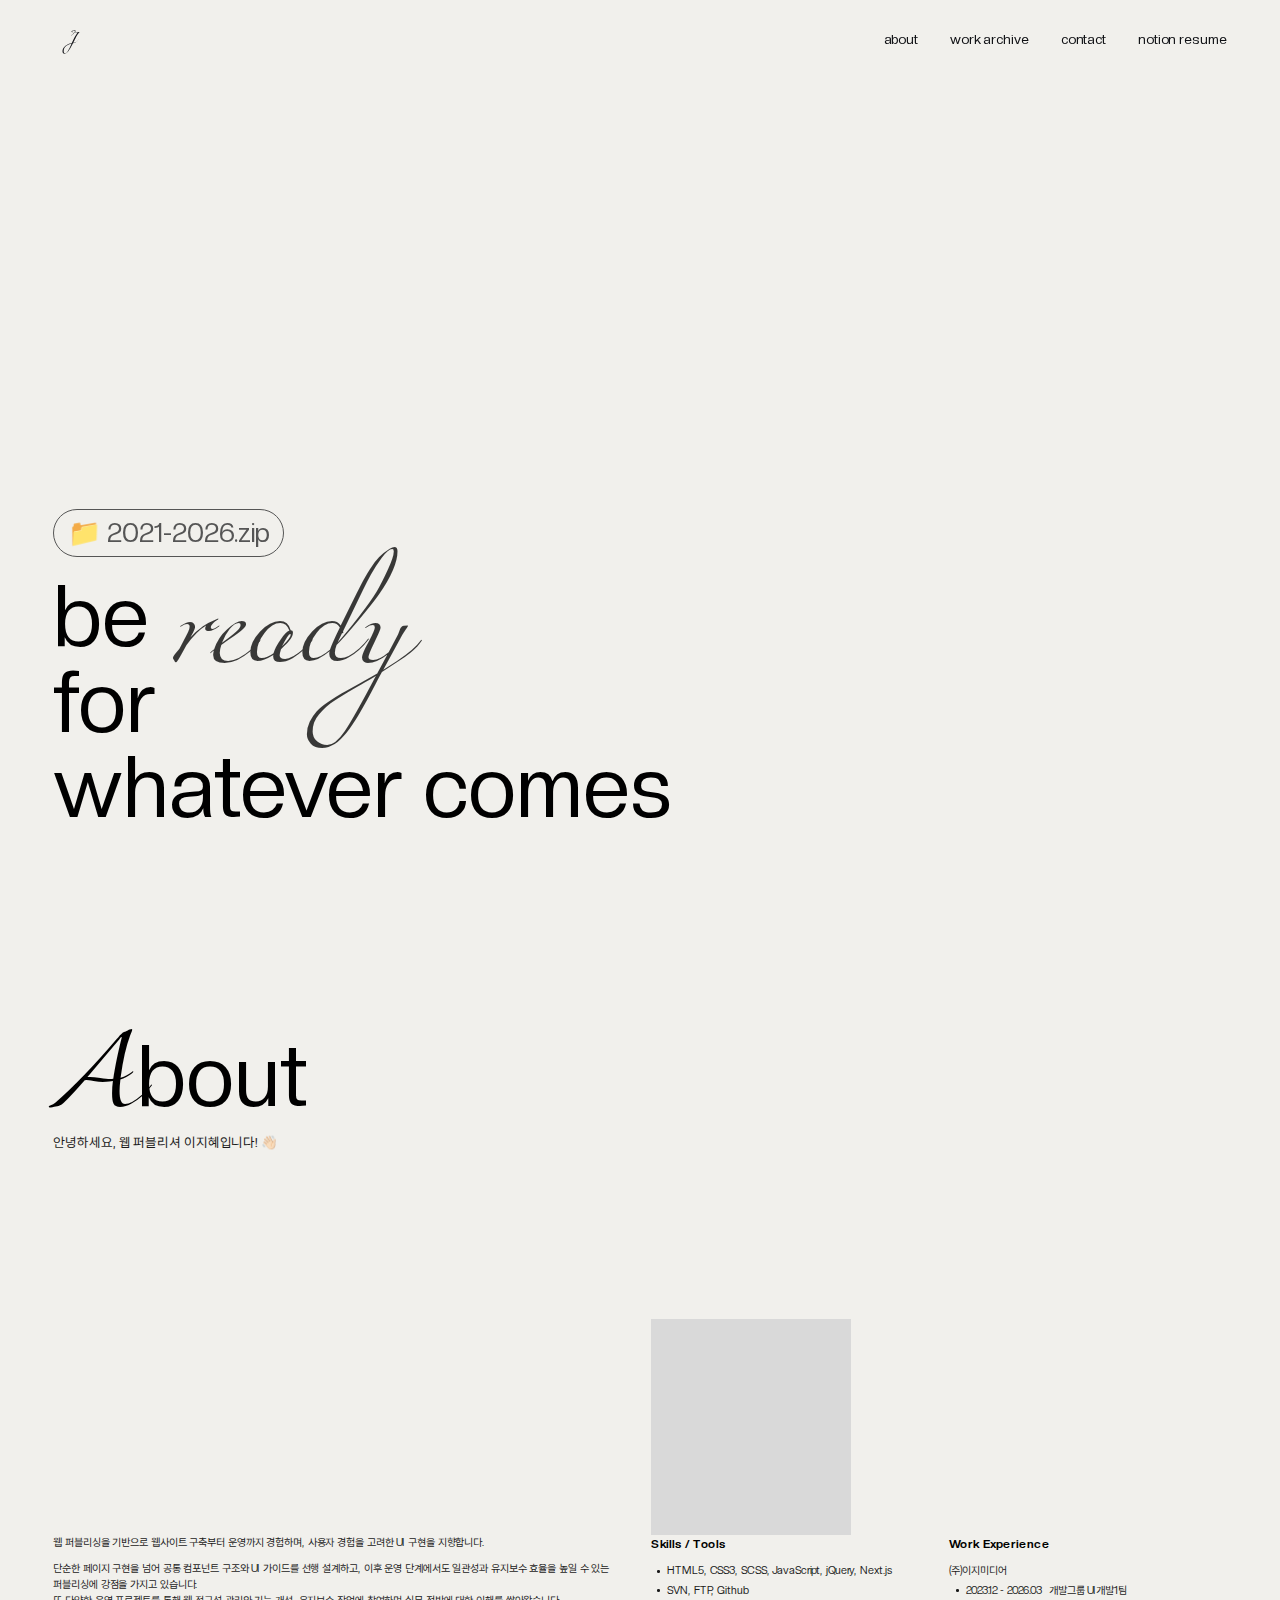
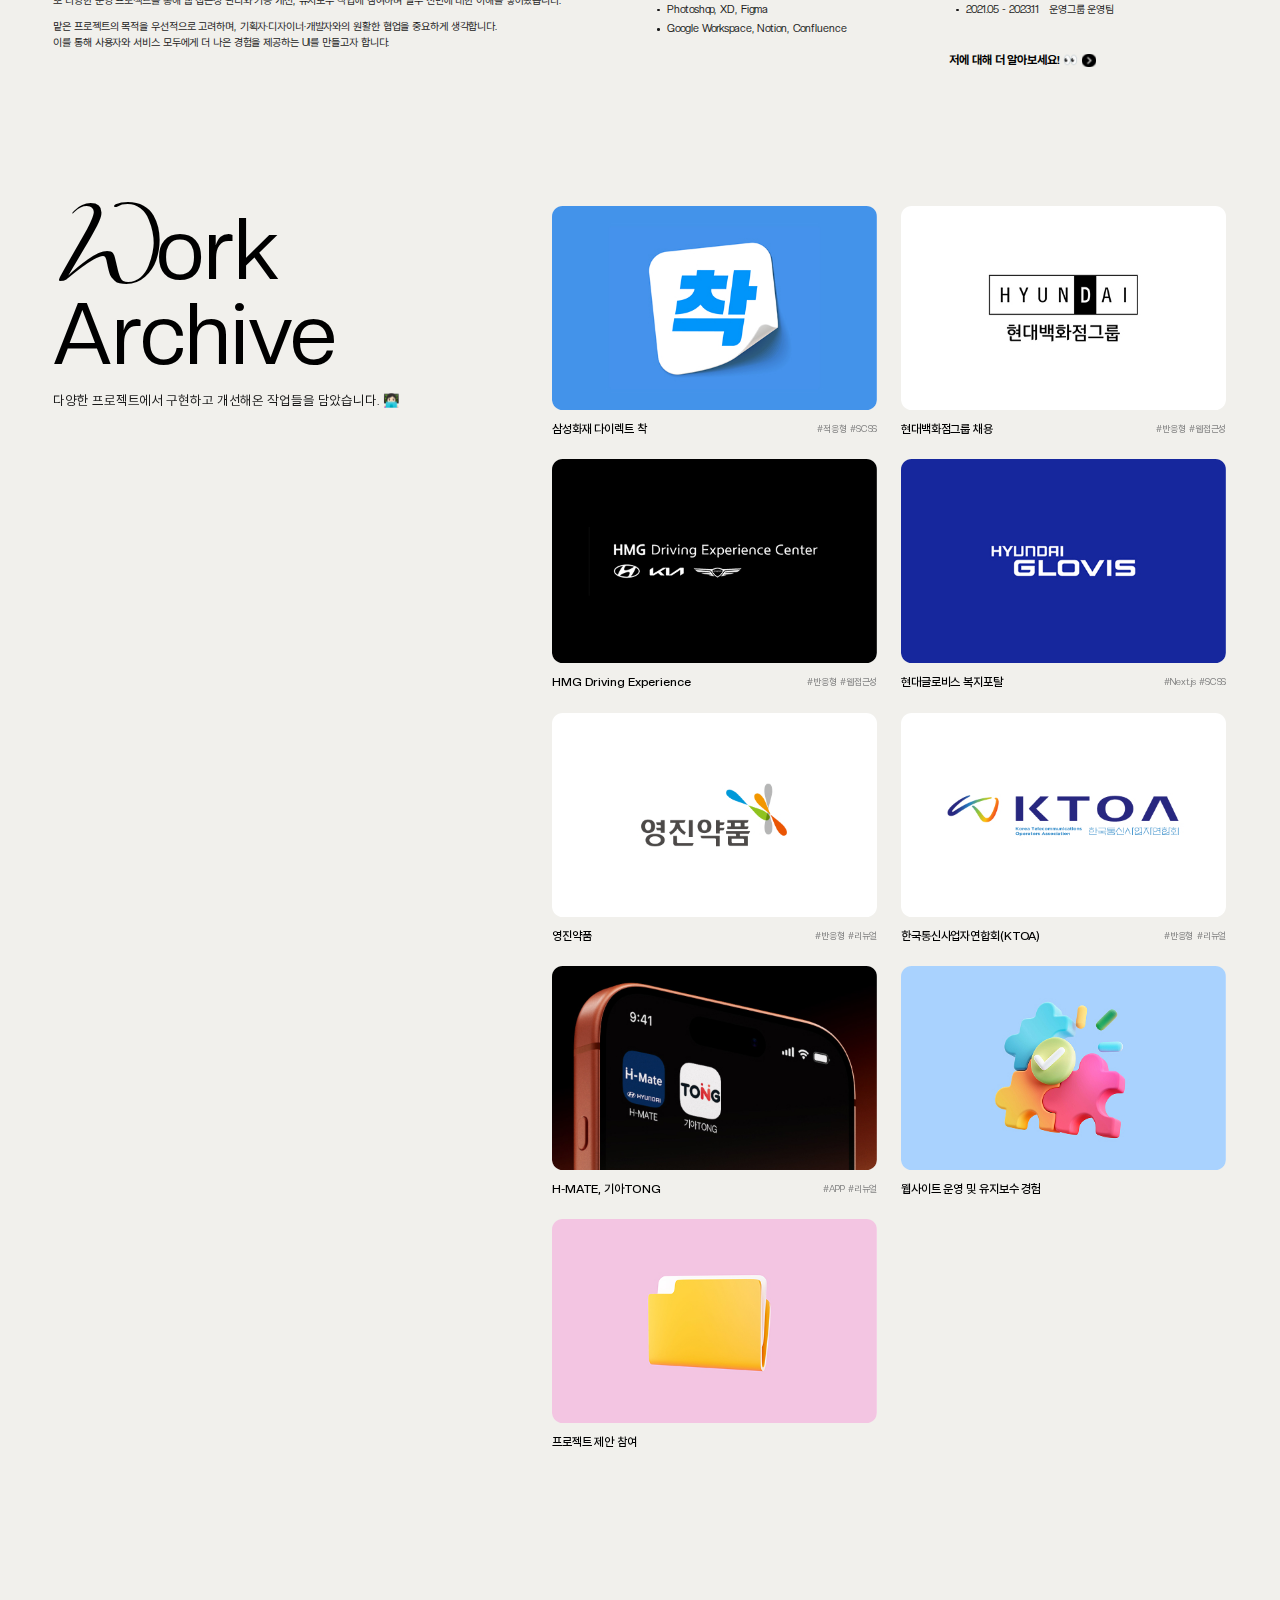
<file: html/index.html>
<!DOCTYPE html>
<html lang="ko">
  <head>
    <meta charset="UTF-8" />
    <meta name="viewport" content="width=device-width,initial-scale=1.0,user-scalable=no,maximum-scale=1.0,minimum-scale=1.0,target-densitydpi=medium-dpi" />
    <meta http-equiv="X-UA-Compatible" content="IE=edge" />

    <title>LEEJIHYE PORTFOLIO</title>

    <meta name="description" content="웹 퍼블리셔 이지혜의 포트폴리오입니다. 웹 퍼블리싱을 기반으로 웹사이트 구축부터 운영까지 경험하며, 사용자 경험을 고려한 UI 구현을 지향합니다." />
    <meta name="keywords" content="이지혜, 웹 퍼블리셔, 경력 웹 퍼블리셔 포트폴리오, 웹 퍼블리셔 포트폴리오, 포트폴리오, LEEJIHYE, Portfolio, Web Publisher, Web Publisher Portfolio" />

    <meta property="og:type" content="website" id="og-type-value" />
    <meta property="og:title" content="LEEJIHYE PORTFOLIO" />
    <meta property="og:description" content="웹 퍼블리셔 이지혜의 포트폴리오입니다. 웹 퍼블리싱을 기반으로 웹사이트 구축부터 운영까지 경험하며, 사용자 경험을 고려한 UI 구현을 지향합니다." />
    <meta property="og:image" content="https://absolutelyfullycapable.github.io/common/images/img-meta-og.jpg" />
    <meta property="og:url" content="https://absolutelyfullycapable.github.io/portfolio/index.html" />
    <meta property="og:site_name" content="웹 퍼블리셔 이지혜 포트폴리오" id="og-sitename-value" />

    <meta name="twitter:card" content="summary" />
    <meta name="twitter:title" content="LEEJIHYE PORTFOLIO" />
    <meta name="twitter:description" content="웹 퍼블리셔 이지혜의 포트폴리오입니다. 웹 퍼블리싱을 기반으로 웹사이트 구축부터 운영까지 경험하며, 사용자 경험을 고려한 UI 구현을 지향합니다." />
    <meta name="twitter:image" content="https://absolutelyfullycapable.github.io/common/images/img-meta-og.jpg" />
    <meta name="twitter:url" content="https://absolutelyfullycapable.github.io/portfolio/index.html" />
    <meta name="format-detection" content="telephone=no, address=no, email=no" />

    <link rel="stylesheet" type="text/css" href="/common/css/index.css" media="all" />
    <script src="/common/js/jquery-1.12.4.min.js"></script>
    <script src="/common/js/gsap3.13.min.js"></script>
    <script src="/common/js/ScrollTrigger3.13.min.js"></script>
    <script src="/common/js/lenis.min.js"></script>
    <script src="/common/js/script.js"></script>
  </head>

  <body>
    <div id="wrapper">
      <a href="#cBody" class="skip-nav">본문 바로가기</a>

      <!-- header -->
      <header></header>

      <div id="cBody" class="main">
        <div class="cont">
          <!-- key visual -->
          <section class="kv">
            <div class="inner">
              <div class="tit-wrap">
                <p class="badge"><span>📁 2021-2026.zip</span></p>
                <h2 class="tit">
                  be <span class="miama">ready</span> <br />
                  for <br />
                  whatever comes
                </h2>
              </div>
            </div>
          </section>

          <!-- about -->
          <section class="about">
            <div class="inner">
              <div class="tit-wrap">
                <h2 class="tit"><span class="miama">A</span>bout</h2>
                <p class="sub-tit"><span>안녕하세요, 웹 퍼블리셔 이지혜입니다! 👋🏻</span></p>
              </div>

              <div class="desc-wrap">
                <div class="photo-area"></div>

                <div class="txt-area">
                  <div class="left">
                    <p>웹 퍼블리싱을 기반으로 웹사이트 구축부터 운영까지 경험하며, 사용자 경험을 고려한 UI 구현을 지향합니다.</p>
                    <p>
                      단순한 페이지 구현을 넘어 공통 컴포넌트 구조와 UI 가이드를 선행 설계하고, 이후 운영 단계에서도 일관성과 유지보수 효율을 높일 수 있는 퍼블리싱에 강점을 가지고 있습니다. <br />
                      또 다양한 운영 프로젝트를 통해 웹 접근성 관리와 기능 개선, 유지보수 작업에 참여하며 실무 전반에 대한 이해를 쌓아왔습니다.
                    </p>
                    <p>
                      맡은 프로젝트의 목적을 우선적으로 고려하며, 기획자·디자이너·개발자와의 원활한 협업을 중요하게 생각합니다. <br />
                      이를 통해 사용자와 서비스 모두에게 더 나은 경험을 제공하는 UI를 만들고자 합니다.
                    </p>
                  </div>
                  <div class="right">
                    <div>
                      <p class="tit">Skills / Tools</p>
                      <ul class="dot-txt">
                        <li>HTML5, CSS3, SCSS, JavaScript, jQuery, Next.js</li>
                        <li>SVN, FTP, Github</li>
                        <li>Photoshop, XD, Figma</li>
                        <li>Google Workspace, Notion, Confluence</li>
                      </ul>
                    </div>
                    <div>
                      <p class="tit">Work Experience</p>
                      <p class="co-name">(주)이지미디어</p>
                      <ul class="dot-txt">
                        <li>
                          <span class="period">2023.12 - 2026.03</span> 개발그룹 UI개발1팀
                        </li>
                        <li>
                          <span class="period">2021.05 - 2023.11</span> 운영그룹 운영팀
                        </li>
                      </ul>
                      <div class="btn-wrap">
                        <a href="javascript:" class="btn btn-link" title="Notion 이력서 페이지 새 창 이동">
                          <span>저에 대해 더 알아보세요! 👀</span>
                        </a>
                      </div>
                    </div>
                  </div>
                </div>
              </div>
            </div>
          </section>

          <!-- work archive -->
          <section class="w-archive">
            <div class="inner">
              <div class="tit-wrap">
                <h2 class="tit">
                  <span class="miama">W</span>ork <br />
                  Archive
                </h2>
                <p class="sub-tit"><span>다양한 프로젝트에서 구현하고 개선해온 작업들을 담았습니다. 👩🏻‍💻</span></p>
              </div>

              <div class="w-list">
                <a href="./work/samsungfire.html" class="w-item" title="삼성화재 다이렉트 착 프로젝트 상세 페이지 이동">
                  <div class="thumb-area">
                    <img src="/common/images/img-work-ss.jpg" alt="">
                  </div>
                  <div class="desc-area">
                    <p class="w-tit">삼성화재 다이렉트 착</p>
                    <ul class="tag-list">
                      <li>적응형</li>
                      <li>SCSS</li>
                    </ul>
                  </div>
                </a>
                <a href="./work/ehyundai.html" class="w-item" title="현대백화점그룹 채용 프로젝트 상세 페이지 이동">
                  <div class="thumb-area">
                    <img src="/common/images/img-work-ehd.jpg" alt="">
                  </div>
                  <div class="desc-area">
                    <p class="w-tit">현대백화점그룹 채용</p>
                    <ul class="tag-list">
                      <li>반응형</li>
                      <li>웹접근성</li>
                    </ul>
                  </div>
                </a>
                <a href="./work/hmg.html" class="w-item" title="HMG Driving Experience 프로젝트 상세 페이지 이동">
                  <div class="thumb-area">
                    <img src="/common/images/img-work-hmg.jpg" alt="">
                  </div>
                  <div class="desc-area">
                    <p class="w-tit">HMG Driving Experience</p>
                    <ul class="tag-list">
                      <li>반응형</li>
                      <li>웹접근성</li>
                    </ul>
                  </div>
                </a>
                <a href="./work/glovis.html" class="w-item" title="현대글로비스 복지포탈 프로젝트 상세 페이지 이동">
                  <div class="thumb-area">
                    <img src="/common/images/img-work-hdg.jpg" alt="">
                  </div>
                  <div class="desc-area">
                    <p class="w-tit">현대글로비스 복지포탈</p>
                    <ul class="tag-list">
                      <li>Next.js</li>
                      <li>SCSS</li>
                    </ul>
                  </div>
                </a>
                <a href="./work/yungjin.html" class="w-item" title="영진약품 프로젝트 상세 페이지 이동">
                  <div class="thumb-area">
                    <img src="/common/images/img-work-yj.jpg" alt="">
                  </div>
                  <div class="desc-area">
                    <p class="w-tit">영진약품</p>
                    <ul class="tag-list">
                      <li>반응형</li>
                      <li>리뉴얼</li>
                    </ul>
                  </div>
                </a>
                <a href="./work/ktoa.html" class="w-item" title="한국통신사업자연합회(KTOA) 프로젝트 상세 페이지 이동">
                  <div class="thumb-area">
                    <img src="/common/images/img-work-ktoa.jpg" alt="">
                  </div>
                  <div class="desc-area">
                    <p class="w-tit">한국통신사업자연합회(KTOA)</p>
                    <ul class="tag-list">
                      <li>반응형</li>
                      <li>리뉴얼</li>
                    </ul>
                  </div>
                </a>
                <a href="./work/hmate-kiatong.html" class="w-item" title="H-MATE, 기아TONG 프로젝트 상세 페이지 이동">
                  <div class="thumb-area">
                    <img src="/common/images/img-work-hm-kia.jpg" alt="">
                  </div>
                  <div class="desc-area">
                    <p class="w-tit">H-MATE, 기아TONG</p>
                    <ul class="tag-list">
                      <li>APP</li>
                      <li>리뉴얼</li>
                    </ul>
                  </div>
                </a>
                <a href="./work/maintenance.html" class="w-item" title="웹사이트 운영 및 유지보수 경험 프로젝트 상세 페이지 이동">
                  <div class="thumb-area">
                    <img src="/common/images/img-work-maint.jpg" alt="">
                  </div>
                  <div class="desc-area">
                    <p class="w-tit">웹사이트 운영 및 유지보수 경험</p>
                  </div>
                </a>
                <a href="./work/proposal.html" class="w-item" title="프로젝트 제안 참여 프로젝트 상세 페이지 이동">
                  <div class="thumb-area">
                    <img src="/common/images/img-work-prop.jpg" alt="">
                  </div>
                  <div class="desc-area">
                    <p class="w-tit">프로젝트 제안 참여</p>
                  </div>
                </a>
              </div>
            </div>
          </section>
        </div>
      </div>

      <!-- footer / contact -->
      <footer></footer>
    </div>
  </body>
</html>
</file>
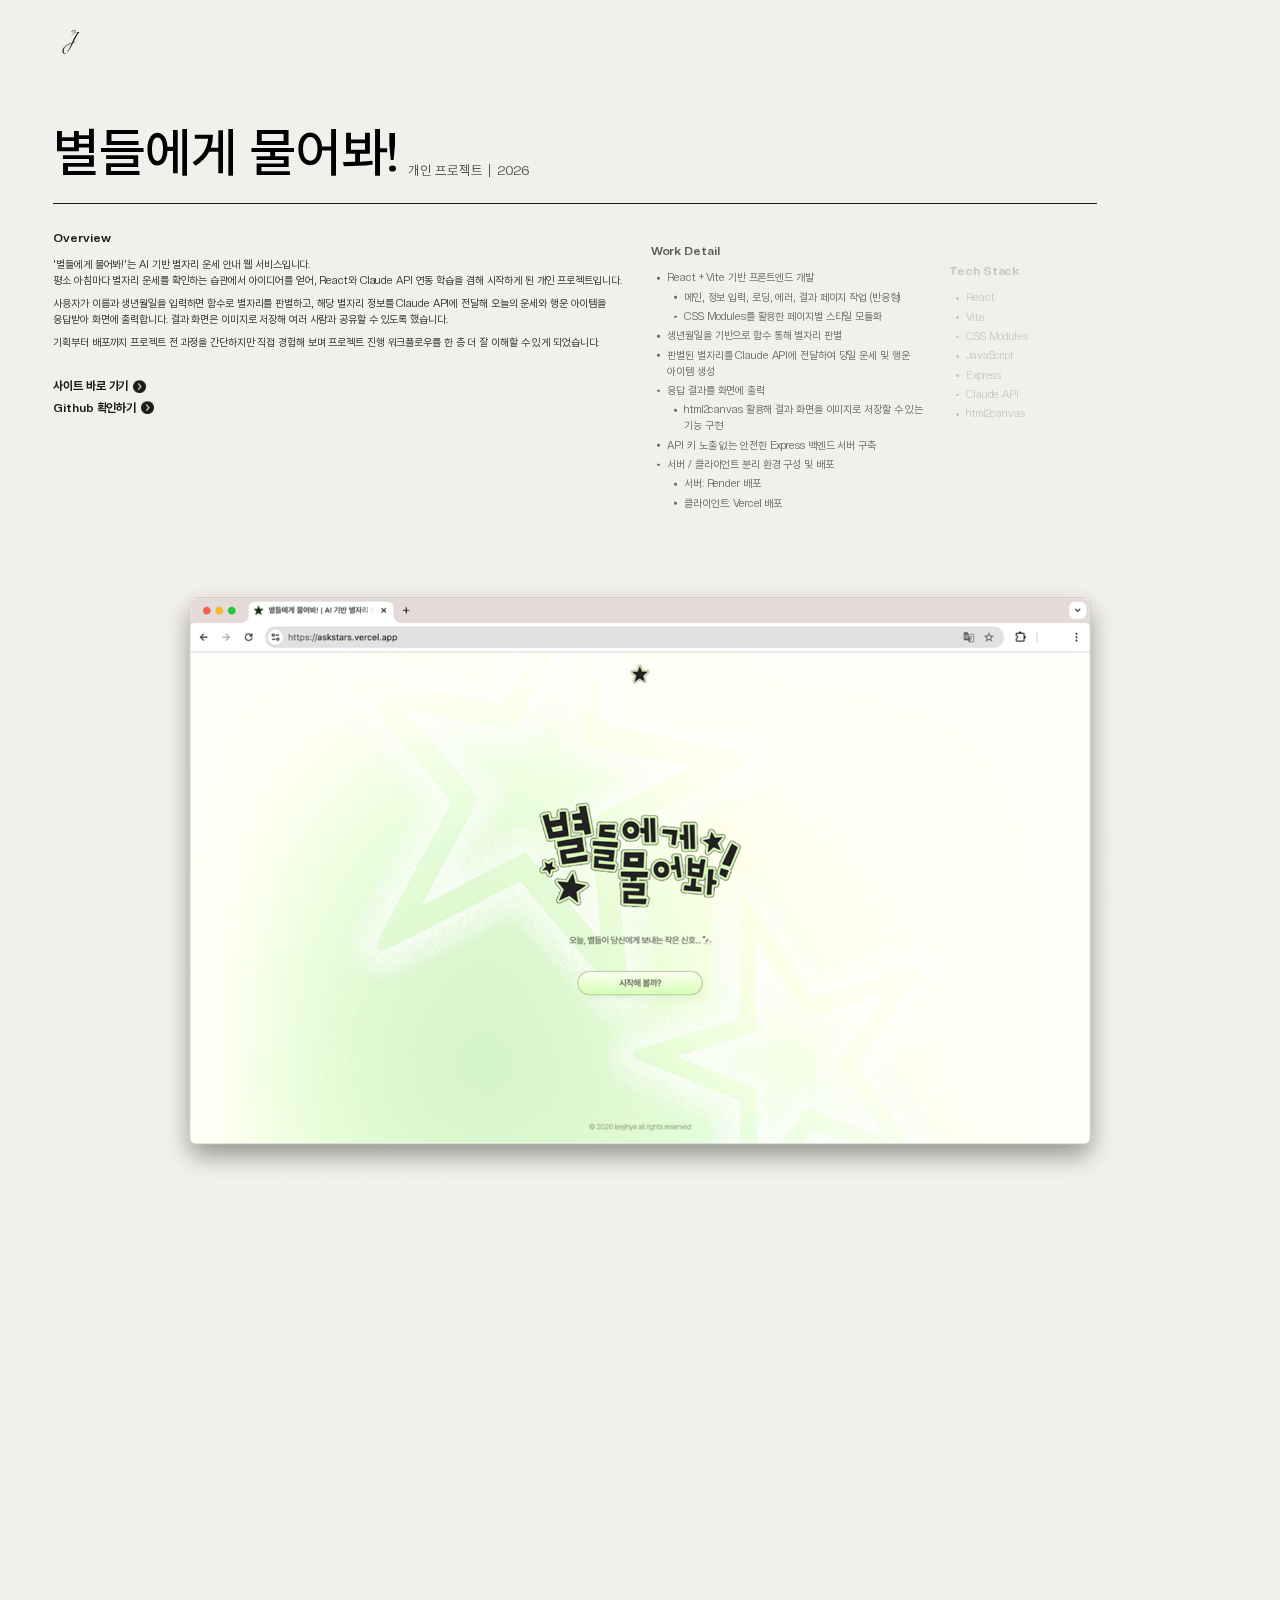
<file: html/work/askstars.html>
<!DOCTYPE html>
<html lang="ko">
  <head>
    <meta charset="UTF-8" />
    <meta name="viewport" content="width=device-width,initial-scale=1.0,user-scalable=no,maximum-scale=1.0,minimum-scale=1.0,target-densitydpi=medium-dpi" />
    <meta http-equiv="X-UA-Compatible" content="IE=edge" />

    <title>별들에게 물어봐! | LEEJIHYE PORTFOLIO</title>

    <meta name="description" content="웹 퍼블리셔 이지혜의 포트폴리오입니다. 웹 퍼블리싱을 기반으로 웹사이트 구축부터 운영까지 경험하며, 사용자 경험을 고려한 UI 구현을 지향합니다." />
    <meta name="keywords" content="이지혜, 웹 퍼블리셔, 경력 웹 퍼블리셔 포트폴리오, 웹 퍼블리셔 포트폴리오, 포트폴리오, LEEJIHYE, Portfolio, Web Publisher, Web Publisher Portfolio" />

    <meta property="og:type" content="website" id="og-type-value" />
    <meta property="og:title" content="LEEJIHYE PORTFOLIO" />
    <meta property="og:description" content="웹 퍼블리셔 이지혜의 포트폴리오입니다. 웹 퍼블리싱을 기반으로 웹사이트 구축부터 운영까지 경험하며, 사용자 경험을 고려한 UI 구현을 지향합니다." />
    <meta property="og:image" content="https://absolutelyfullycapable.github.io/common/images/img-meta-og.jpg" />
    <meta property="og:url" content="https://absolutelyfullycapable.github.io/portfolio/index.html" />
    <meta property="og:site_name" content="웹 퍼블리셔 이지혜 포트폴리오" id="og-sitename-value" />

    <meta name="twitter:card" content="summary" />
    <meta name="twitter:title" content="LEEJIHYE PORTFOLIO" />
    <meta name="twitter:description" content="웹 퍼블리셔 이지혜의 포트폴리오입니다. 웹 퍼블리싱을 기반으로 웹사이트 구축부터 운영까지 경험하며, 사용자 경험을 고려한 UI 구현을 지향합니다." />
    <meta name="twitter:image" content="https://absolutelyfullycapable.github.io/common/images/img-meta-og.jpg" />
    <meta name="twitter:url" content="https://absolutelyfullycapable.github.io/portfolio/index.html" />
    <meta name="format-detection" content="telephone=no, address=no, email=no" />

    <link rel="shortcut icon" href="../../common/images/favicon/favicon.ico" sizes="any" />
    <link rel="icon" type="image/svg+xml" href="../../common/images/favicon/favicon.svg" />
    <link rel="icon" type="image/png" href="../../common/images/favicon/favicon-16x16.png" sizes="16x16" />
    <link rel="icon" type="image/png" href="../../common/images/favicon/favicon-32x32.png" sizes="32x32" />
    <link rel="icon" type="image/png" href="../../common/images/favicon/favicon-96x96.png" sizes="96x96" />
    <link rel="apple-touch-icon" sizes="180x180" href="../../common/images/favicon/apple-touch-icon.png">
    <meta name="apple-mobile-web-app-title" content="LEEJIHYE" />
    <link rel="manifest" href="../../common/images/favicon/site.webmanifest" />

    <link rel="stylesheet" type="text/css" href="../../common/css/index.css" media="all" />
    <script src="../../common/js/jquery-1.12.4.min.js"></script>
    <script src="../../common/js/gsap3.13.min.js"></script>
    <script src="../../common/js/ScrollTrigger3.13.min.js"></script>
    <script src="../../common/js/lenis.min.js"></script>
    <script src="../../common/js/script.js"></script>
  </head>

  <body>
    <div id="wrapper">
      <a href="#cBody" class="skip-nav">본문 바로가기</a>

      <!-- header -->
      <header></header>

      <div id="cBody" class="work">
        <div class="cont">
          <!-- work header -->
          <section class="w-header">
            <div class="inner">
              <div class="w-header-wrap scrl-motion">
                <h2 class="w-header-tit">별들에게 물어봐!</h2>
                <div class="w-header-desc">
                  <p class="co-name">개인 프로젝트</p>
                  <p class="period">2026</p>
                </div>
              </div>

              <hr>

              <div class="w-desc-wrap">
                <div class="w-desc-area overview scrl-motion">
                  <p class="w-desc-tit">Overview</p>
                  <div class="w-desc-box">
                    <p>'별들에게 물어봐!'는 AI 기반 별자리 운세 안내 웹 서비스입니다. <br>평소 아침마다 별자리 운세를 확인하는 습관에서 아이디어를 얻어, React와 Claude API 연동 학습을 겸해 시작하게 된 개인 프로젝트입니다.</p>
                    <p>사용자가 이름과 생년월일을 입력하면 함수로 별자리를 판별하고, 해당 별자리 정보를 Claude API에 전달해 오늘의 운세와 행운 아이템을 응답받아 화면에 출력합니다. 결과 화면은 이미지로 저장해 여러 사람과 공유할 수 있도록 했습니다.</p>
                    <p>기획부터 배포까지 프로젝트 전 과정을 간단하지만 직접 경험해 보며 프로젝트 진행 워크플로우를 한 층 더 잘 이해할 수 있게 되었습니다.</p>
                  </div>
                  <div class="btn-wrap">
                    <a href="https://askstars.vercel.app/" target="_blank" class="btn-link" title="새 창 이동"><span>사이트 바로 가기</span></a>
                    <a href="https://github.com/absolutelyfullycapable/AI-horoscope" target="_blank" class="btn-link" title="새 창 이동"><span>Github 확인하기</span></a>
                  </div>
                </div>

                <div class="w-desc-area detail scrl-motion">
                  <p class="w-desc-tit">Work Detail</p>
                  <ul class="dot-txt">
                    <li>
                      React + Vite 기반 프론트엔드 개발
                      <ul class="dot-txt">
                        <li>메인, 정보 입력, 로딩, 에러, 결과 페이지 작업 (반응형)</li>
                        <li>CSS Modules를 활용한 페이지별 스타일 모듈화</li>
                      </ul>
                    </li>
                    <li>생년월일을 기반으로 함수 통해 별자리 판별</li>
                    <li>판별된 별자리를 Claude API에 전달하여 당일 운세 및 행운 아이템 생성</li>
                    <li>
                      응답 결과를 화면에 출력
                      <ul class="dot-txt">
                        <li>html2canvas 활용해 결과 화면을 이미지로 저장할 수 있는 기능 구현</li>
                      </ul>
                    </li>
                    <li>API 키 노출 없는 안전한 Express 백엔드 서버 구축</li>
                    <li>
                      서버 / 클라이언트 분리 환경 구성 및 배포
                      <ul class="dot-txt">
                        <li>서버: Render 배포</li>
                        <li>클라이언트: Vercel 배포</li>
                      </ul>
                    </li>
                  </ul>
                </div>

                <div class="w-desc-area stack scrl-motion">
                  <p class="w-desc-tit">Tech Stack</p>
                  <ul class="dot-txt">
                    <li>React</li>
                    <li>Vite</li>
                    <li>CSS Modules</li>
                    <li>JavaScript</li>
                    <li>Express</li>
                    <li>Claude API</li>
                    <li>html2canvas</li>
                  </ul>
                </div>

                <div class="w-desc-area tool scrl-motion">
                  <p class="w-desc-tit">Tool</p>
                  <ul class="dot-txt">
                    <li>Visual Studio Code</li>
                    <li>Git, Github</li>
                    <li>Figma, Photoshop</li>
                    <li>Vercel, Render</li>
                  </ul>
                </div>
              </div>
            </div>
          </section>

          <!-- work detail -->
          <section class="w-detail">
            <div class="inner">
              <div class="screenshot-wrap scrl-motion">
                <img src="../../common/images/img-work-screenshot-ask.png" alt="별들에게 물어봐! 스크린샷">
              </div>
              <div class="txt-wrap">
                <div class="txt-area scrl-motion">
                  <p class="tit">기획부터 배포까지</p>
                  <div class="desc">
                    <p>본 프로젝트는 아이디어 구상부터 디자인, 개발, 배포까지 전 과정을 단독으로 진행했습니다.</p>
                    <p>Figma로 화면을 설계하고 Photoshop으로 디자인 요소를 제작했으며, React + Vite로 구현하고 Express 백엔드 서버를 구축해 Claude API 키를 안전하게 관리했습니다.</p>
                    <p>서버는 Render, 클라이언트는 Vercel에 각각 배포하며 서비스 환경을 경험했고, 기획부터 배포까지 하나의 웹 서비스를 완성하는 전체 흐름을 경험할 수 있었습니다.</p>
                  </div>
                </div>
                <div class="txt-area scrl-motion">
                  <p class="tit">CSS Modules를 활용한 스타일 모듈화</p>
                  <div class="desc">
                    <p>
                      CSS Modules를 활용해 페이지 단위로 스타일을 모듈화했습니다. 빌드 시 클래스명이 자동으로 고유한 값으로 변환되어 페이지 간 스타일 충돌을 방지할 수 있었습니다.
                    </p>
                  </div>
                </div>
                <div class="txt-area scrl-motion">
                  <div class="img-box">
                    <img src="../../common/images/img-work-ask-detail1.jpg" alt="">
                  </div>
                  <p class="tit">Claude API 연동</p>
                  <div class="desc">
                    <p>사용자 이름과 생년월일을 기반으로 오늘의 별자리 운세와 행운 아이템 정보를 제공하기 위해 평소 사용하는 Claude의 API를 연동해 활용했습니다.</p>
                    <p>작업 초반에는 단순한 프롬프트 작성으로 원하는 결과를 얻지 못했지만, 출력 형식·말투·항목 등을 구체적으로 명시하는 방향으로 계속 수정하며 원하는 결과값을 얻을 수 있었습니다.</p>
                    <p>이 과정에서 프롬프트의 구체성은 응답 정확도와 직결되기 때문에 정확하고 자세한 프롬프트 작성이 중요하다는 것을 깨달았습니다.</p>
                  </div>
                </div>
                <div class="txt-area scrl-motion">
                  <div class="img-box">
                    <img src="../../common/images/img-work-ask-detail2.jpg" alt="">
                  </div>
                  <p class="tit">html2canvas 활용</p>
                  <div class="desc">
                    <p>작업이 어느 정도 완성되었을 때 주변분들에게 테스트를 부탁드렸습니다. 그중 '결과 화면을 이미지로 저장하고 공유할 수 있었으면 좋겠다'는 피드백에 html2canvas를 활용하여 해당 기능을 구현했습니다.</p>
                    <p>브라우저의 기본 기능만으로는 HTML을 이미지로 저장할 수 없기 때문에 html2canvas를 활용해 결과 화면을 canvas로 변환한 뒤 PNG 파일로 다운로드할 수 있도록 했습니다.</p>
                  </div>
                </div>
              </div>
            </div>
          </section>

          <!-- work navigation -->
          <section class="w-nav">
            <div class="inner">
              <hr>
              <div class="w-nav-wrap scrl-motion">
                <div class="w-nav-next">
                  <p class="w-nav-label">다음 프로젝트</p>
                  <a href="../work/samsungfire.html" class="w-nav-btn"><span>삼성화재 다이렉트 착</span></a>
                </div>
              </div>
            </div>
          </section>
        </div>

        <div class="btn-wrap scrl-motion fixed">
          <a href="javascript:" class="top"></a>
        </div>
      </div>

      <!-- footer / contact -->
      <footer></footer>
    </div>
  </body>
</html>
</file>
<file: common/css/index.css>
* {
  box-sizing: border-box;
}

html {
  width: 100%;
  height: 100%;
  font-size: 0.05208334vw;
}

body {
  position: relative;
  width: 100%;
  height: 100%;
  font-family: "CreatoDisplay", "Pretendard", sans-serif;
  font-weight: 300;
  font-size: 16rem;
  color: #1a1a1a;
  letter-spacing: -0.01em;
  word-break: break-all;
  word-wrap: break-word;
  line-height: 1.2;
  -webkit-text-size-adjust: 100%;
  -moz-text-size-adjust: 100%;
  -ms-text-size-adjust: 100%;
  -webkit-overflow-scrolling: touch;
  overflow-x: hidden;
}

body,
header,
footer,
div,
h1,
h2,
h3,
h4,
h5,
h6,
ul,
ol,
li,
dl,
dt,
dd,
p,
form,
fieldset,
table,
tr,
th,
td,
a,
input,
span,
section,
article,
textarea,
figure {
  margin: 0;
  padding: 0;
  box-sizing: border-box;
  word-break: keep-all;
}

ul,
ol,
li {
  list-style: none;
}

img,
fieldset {
  border: none;
  vertical-align: top;
}

em {
  font-style: normal;
}

legend,
caption {
  position: absolute;
  top: 0;
  left: 0;
  z-index: -1;
  color: transparent;
  width: 0;
  height: 0;
  text-indent: -9999px;
}

textarea,
button {
  vertical-align: middle;
  font-family: "CreatoDisplay", "Pretendard", sans-serif;
}

textarea {
  color: #222;
  resize: none;
  overflow-y: auto;
  -ms-overflow-style: auto;
}

select {
  font-family: "CreatoDisplay", "Pretendard", sans-serif;
  font-weight: 600;
  vertical-align: middle;
  letter-spacing: -0.75px;
  border: 0;
  background: transparent;
  -webkit-appearance: none;
  -moz-appearance: none;
       appearance: none;
  box-shadow: none;
}

select::-ms-expand {
  display: none;
}

input,
textarea {
  font-family: "CreatoDisplay", "Pretendard", sans-serif;
  vertical-align: middle;
  border: 0;
  background: transparent;
  -webkit-appearance: none;
  -moz-appearance: none;
       appearance: none;
  box-shadow: none;
}

option {
  padding: 10px;
}

/* input[type="text"], input[type="password"] {outline: 0;} */
input[type=radio],
input[type=checkbox] {
  padding: 0;
  height: auto;
  font-size: 18px;
  border: 0;
  box-shadow: none;
}

input[type=text]::-ms-clear {
  display: none;
}
input::-moz-placeholder {
  font-family: "CreatoDisplay", "Pretendard", sans-serif;
}
input::placeholder {
  font-family: "CreatoDisplay", "Pretendard", sans-serif;
}
input[type=number]::-webkit-outer-spin-button {
  -webkit-appearance: none;
  margin: 0;
}
input[type=number]::-webkit-inner-spin-button {
  -webkit-appearance: none;
  margin: 0;
}
input:focus::-moz-placeholder {
  color: transparent;
}
input:focus::placeholder {
  color: transparent;
}
textarea::-moz-placeholder {
  font-family: "CreatoDisplay", "Pretendard", sans-serif;
}
textarea::placeholder {
  font-family: "CreatoDisplay", "Pretendard", sans-serif;
}
textarea:focus::-moz-placeholder {
  color: transparent;
}
textarea:focus::placeholder {
  color: transparent;
}

a {
  text-decoration: none;
  color: inherit;
}
aa:hover, aa:focus, aa:active {
  text-decoration: none;
}

table {
  width: 100%;
  border-collapse: collapse;
  table-layout: fixed;
}

button {
  overflow: visible;
  padding: 0;
  margin: 0;
  font-size: 14px;
  border: none;
  cursor: pointer;
  background: none;
}
button:active {
  outline: none;
}
button::-moz-focus-inner {
  padding: 0;
  border: 0;
}

article,
aside,
details,
figcaption,
figure,
footer,
header,
hgroup,
main,
nav,
section,
summary {
  display: block;
  position: relative;
}

@font-face {
  font-family: "Pretendard";
  src: url(../fonts/Pretendard-Bold.woff2) format("woff2"), url(../fonts/Pretendard-Bold.woff) format("woff");
  font-weight: 700;
  font-style: normal;
}
@font-face {
  font-family: "Pretendard";
  src: url(../fonts/Pretendard-Medium.woff2) format("woff2"), url(../fonts/Pretendard-Medium.woff) format("woff");
  font-weight: 500;
  font-style: normal;
}
@font-face {
  font-family: "Pretendard";
  src: url(../fonts/Pretendard-Regular.woff2) format("woff2"), url(../fonts/Pretendard-Regular.woff) format("woff");
  font-weight: 400;
  font-style: normal;
}
@font-face {
  font-family: "CreatoDisplay";
  src: url(../fonts/CreatoDisplay-Bold.woff2) format("woff2"), url(../fonts/CreatoDisplay-Bold.woff) format("woff");
  font-weight: 700;
  font-style: normal;
}
@font-face {
  font-family: "CreatoDisplay";
  src: url(../fonts/CreatoDisplay-Medium.woff2) format("woff2"), url(../fonts/CreatoDisplay-Medium.woff) format("woff");
  font-weight: 500;
  font-style: normal;
}
@font-face {
  font-family: "CreatoDisplay";
  src: url(../fonts/CreatoDisplay-Regular.woff2) format("woff2"), url(../fonts/CreatoDisplay-Regular.woff) format("woff");
  font-weight: 400;
  font-style: normal;
}
@font-face {
  font-family: "Miama";
  src: url(../fonts/Miama.woff2) format("woff2"), url(../fonts/Miama.woff) format("woff");
  font-weight: 400;
  font-style: normal;
}
.btn-wrap .btn-link {
  position: relative;
  padding-bottom: 5rem;
}
.btn-wrap .btn-link::after {
  content: "";
  display: block;
  position: absolute;
  bottom: 0;
  width: 100%;
  height: 1px;
  background: #000;
  transform: scaleX(0);
  transform-origin: 100% 50%;
  transition: transform 0.5s cubic-bezier(0.215, 0.61, 0.355, 1) 0.1s;
}
.btn-wrap .btn-link:hover::after {
  transform: scaleX(1);
  transform-origin: 0 50%;
}
.btn-wrap .btn-link span {
  display: flex;
  align-items: center;
  -moz-column-gap: 7rem;
       column-gap: 7rem;
  font-size: 18rem;
  font-weight: 700;
  color: #000;
}
.btn-wrap .btn-link span::after {
  content: "";
  display: block;
  width: 20rem;
  height: 20rem;
  background: url("../../common/images/icon-arrow.svg") no-repeat center center/cover;
}
.btn-wrap .btn-link.wht::after {
  background: #fff;
}
.btn-wrap .btn-link.wht span {
  color: #fff;
}
.btn-wrap .btn-link.wht span::after {
  background: url("../../common/images/icon-arrow-w.svg") no-repeat center center/cover;
}
@media all and (max-width: 1024px) {
  .btn-wrap .btn-link span {
    font-size: 18rem;
  }
  .btn-wrap .btn-link span::after {
    width: 18rem;
    height: 18rem;
  }
}
@media all and (max-width: 600px) {
  .btn-wrap .btn-link span::after {
    width: 16rem;
    height: 16rem;
  }
}

header {
  position: fixed;
  top: 0;
  left: 0;
  z-index: 10;
  width: 100%;
  mix-blend-mode: difference;
}
header .inner {
  display: flex;
  justify-content: space-between;
  align-items: center;
  padding: 30rem 0;
}
header .inner h1 a {
  padding: 0 20rem;
  font-size: 40rem;
  font-weight: 400;
  line-height: 1.5;
  color: #fff;
}
header .inner .gnb {
  display: flex;
  justify-content: center;
  align-items: center;
  -moz-column-gap: 48rem;
       column-gap: 48rem;
}
header .inner .gnb li a {
  position: relative;
  font-size: 20rem;
  color: #fff;
}
header .inner .gnb li a::after {
  content: "";
  display: block;
  position: absolute;
  bottom: 0;
  width: 100%;
  height: 1px;
  background: #fff;
  transform: scaleX(0);
  transform-origin: 100% 50%;
  transition: transform 0.5s cubic-bezier(0.215, 0.61, 0.355, 1) 0.1s;
}
header .inner .gnb li a:hover::after {
  transform: scaleX(1);
  transform-origin: 0 50%;
}
@media all and (max-width: 1024px) {
  header .inner {
    padding: 15rem 24rem;
  }
  header .inner h1 a {
    padding: 0 12rem;
    font-size: 35rem;
  }
  header .inner .gnb {
    -moz-column-gap: 36rem;
         column-gap: 36rem;
  }
  header .inner .gnb li a {
    font-size: 16rem;
  }
}
@media all and (max-width: 600px) {
  header .inner {
    padding: 10rem 24rem;
  }
  header .inner h1 a {
    padding: 0 5rem;
    font-size: 30rem;
  }
  header .inner .gnb {
    -moz-column-gap: 24rem;
         column-gap: 24rem;
  }
}

footer {
  position: sticky;
  bottom: 0;
  left: 0;
  width: 100%;
  margin-top: -30rem;
  background-color: #222;
  text-align: center;
  color: #fff;
}
footer .inner {
  padding: 130rem 0 100rem;
}
footer .inner br {
  display: none;
}
footer .inner .email {
  position: relative;
  margin: 25rem auto 20rem;
  padding: 0 20rem;
  font-size: 80rem;
  overflow: hidden;
}
footer .inner .email::after {
  content: "";
  display: block;
  position: absolute;
  top: 100%;
  left: 0;
  width: 100%;
  height: 100%;
  background-color: #fff;
  mix-blend-mode: difference;
  transition: 0.5s cubic-bezier(0.215, 0.61, 0.355, 1);
}
footer .inner .email:hover::after {
  top: 0;
}
footer .inner .btn-link {
  margin: 0 auto;
}
footer .inner .btn-link span {
  font-size: 20rem;
  font-weight: 500;
}
footer .inner .copy-wrap {
  display: flex;
  justify-content: center;
  align-items: center;
  margin-top: 60rem;
}
footer .inner .copy-wrap p {
  display: flex;
  align-items: center;
  font-size: 14rem;
  color: #555;
}
footer .inner .copy-wrap p + p::before {
  content: "";
  display: block;
  width: 1px;
  height: 12rem;
  margin: 0 10rem;
  background-color: #555;
}
@media all and (max-width: 1024px) {
  footer .inner {
    padding: 130rem 24rem 100rem;
  }
  footer .inner > p:first-of-type {
    font-size: 14rem;
  }
  footer .inner .email {
    margin: 20rem auto 10rem;
    padding: 0 10rem;
    font-size: 60rem;
  }
  footer .inner .btn-link {
    margin: 0 auto;
  }
  footer .inner .btn-link span {
    font-size: 18rem;
  }
  footer .inner .copy-wrap {
    flex-direction: column;
    row-gap: 5rem;
    margin-top: 40rem;
  }
  footer .inner .copy-wrap p + p::before {
    display: none;
  }
}
@media all and (max-width: 600px) {
  footer .inner {
    padding: 100rem 24rem 70rem;
  }
  footer .inner br {
    display: block;
  }
  footer .inner .email {
    margin: 15rem 0 10rem;
    font-size: 32rem;
  }
  footer .inner .btn-link {
    margin: 0 auto;
  }
  footer .inner .btn-link span {
    font-size: 16rem;
  }
  footer .inner .copy-wrap {
    margin-top: 30rem;
  }
  footer .inner .copy-wrap p {
    font-size: 12rem;
  }
}

.inner {
  position: relative;
  width: 100%;
  max-width: 1760rem;
  margin: 0 auto;
}
@media all and (max-width: 1024px) {
  .inner {
    max-width: initial;
    padding: 0 24rem;
  }
}

.cont {
  position: relative;
  z-index: 1;
  background-color: #f1f0ec;
  border-radius: 0 0 30rem 30rem;
}

@media all and (max-width: 1024px) {
  html {
    font-size: 0.13vw;
  }
}
@media all and (max-width: 600px) {
  html {
    font-size: 0.256vw;
  }
}
html,
body {
  font-weight: 400;
  line-height: 1.5;
  letter-spacing: -4%;
  background-color: #f1f0ec;
}

a {
  display: block;
  width: -moz-fit-content;
  width: fit-content;
}

img {
  display: block;
}

::-moz-selection {
  background-color: #a1f3db;
  color: #1a1a1a;
}

::selection {
  background-color: #a1f3db;
  color: #1a1a1a;
}

.miama {
  font-family: "Miama";
}

.scrl-motion {
  transform: translateY(70rem);
  opacity: 0;
}

.skip-nav {
  display: flex;
  justify-content: center;
  align-items: center;
  position: fixed;
  top: -100%;
  z-index: 20;
  width: 100%;
  height: 50rem;
  background-color: #222;
  color: #fff;
  text-align: center;
}
.skip-nav:focus {
  top: 0;
}

.dot-txt li {
  position: relative;
  padding-left: 25rem;
}
.dot-txt li::before {
  content: "";
  display: block;
  position: absolute;
  top: 10rem;
  left: 10rem;
  width: 4rem;
  height: 4rem;
  background-color: #1a1a1a;
  border-radius: 50%;
}
.dot-txt li + li {
  margin-top: 5rem;
}
.dot-txt li .dot-txt {
  margin-top: 5rem;
}

#cBody {
  position: relative;
}
#cBody > .btn-wrap:has(.top) {
  position: absolute;
  right: 20rem;
  bottom: 20rem;
  z-index: 1;
  transition: 0.7s cubic-bezier(0.215, 0.61, 0.355, 1);
}
#cBody > .btn-wrap:has(.top).fixed {
  position: fixed;
}
#cBody > .btn-wrap:has(.top).active {
  transform: translateY(0);
  opacity: 1;
}
#cBody > .btn-wrap:has(.top) .top {
  width: 50rem;
  height: 50rem;
  background: url("../../common/images/icon-arrow-top.svg") no-repeat center center/cover;
}
@media all and (max-width: 1024px) {
  #cBody > .btn-wrap:has(.top) {
    right: 24rem;
    bottom: 24rem;
  }
  #cBody > .btn-wrap:has(.top) .top {
    width: 40rem;
    height: 40rem;
  }
}
@media all and (max-width: 600px) {
  #cBody > .btn-wrap:has(.top) .top {
    width: 30rem;
    height: 30rem;
  }
}

.main .cont .tit-wrap {
  color: #000;
}
.main .cont .tit-wrap .tit {
  font-size: 128rem;
  font-weight: 400;
  line-height: 1;
}
.main .cont .tit-wrap .tit .miama {
  font-size: 256rem;
  line-height: 0;
  letter-spacing: -2%;
}
.main .cont .tit-wrap .sub-tit {
  margin-top: 20rem;
  font-size: 20rem;
  line-height: 150%;
  color: #1a1a1a;
}
.main .cont .kv {
  height: 100vh;
}
.main .cont .kv .inner {
  height: 100%;
}
.main .cont .kv .inner .tit-wrap {
  position: absolute;
  bottom: 106rem;
  left: 0;
}
.main .cont .kv .inner .tit-wrap .badge {
  position: relative;
  z-index: 1;
  width: -moz-fit-content;
  width: fit-content;
  margin-bottom: 25rem;
  padding: 10rem 20rem;
  border-radius: 999rem;
  border: 1px solid #555;
  transform: translateY(70rem);
  opacity: 0;
}
.main .cont .kv .inner .tit-wrap .badge span {
  font-size: 40rem;
  line-height: 120%;
  color: #555;
}
.main .cont .kv .inner .tit-wrap .tit span {
  display: inline-block;
  transform: translateY(100rem);
  opacity: 0;
}
.main .cont .about {
  margin: 100rem 0;
  padding-top: 100rem;
}
.main .cont .about .inner .desc-wrap {
  margin-top: 250rem;
}
.main .cont .about .inner .desc-wrap .photo-area {
  position: relative;
  width: 300rem;
  height: 325rem;
  margin-left: 896rem;
  background-color: #d9d9d9;
  cursor: pointer;
}
.main .cont .about .inner .desc-wrap .photo-area .comment-box {
  display: flex;
  align-items: center;
  position: absolute;
  top: 0;
  left: 280rem;
  width: -moz-fit-content;
  width: fit-content;
  padding: 5rem 10rem;
  background-color: #fff;
  border-radius: 999rem;
  transform: translateY(-50%);
}
.main .cont .about .inner .desc-wrap .photo-area .comment-box p {
  font-size: 18rem;
  overflow: hidden;
}
.main .cont .about .inner .desc-wrap .photo-area .comment-box p:last-of-type {
  width: 0;
  white-space: nowrap;
  transition: 0.5s cubic-bezier(0.215, 0.61, 0.355, 1);
}
.main .cont .about .inner .desc-wrap .photo-area .comment-box p:last-of-type span {
  margin-left: 7rem;
}
.main .cont .about .inner .desc-wrap .photo-area:hover .comment-box p:last-of-type {
  width: 100rem;
}
.main .cont .about .inner .desc-wrap hr {
  width: 0;
  margin: 25rem 0;
  border: none;
  border-top: 1px solid #1a1a1a;
}
.main .cont .about .inner .desc-wrap .txt-area {
  display: flex;
  justify-content: space-between;
}
.main .cont .about .inner .desc-wrap .txt-area > div {
  width: calc((100% - 32rem) / 2);
}
.main .cont .about .inner .desc-wrap .txt-area > div.left p + p {
  margin-top: 15rem;
}
.main .cont .about .inner .desc-wrap .txt-area > div.right {
  display: flex;
  justify-content: space-between;
}
.main .cont .about .inner .desc-wrap .txt-area > div.right > div {
  width: calc((100% - 32rem) / 2);
}
.main .cont .about .inner .desc-wrap .txt-area > div.right > div .tit {
  margin-bottom: 15rem;
  font-size: 18rem;
  font-weight: 700;
  color: #000;
}
.main .cont .about .inner .desc-wrap .txt-area > div.right > div .co-name {
  margin-bottom: 5rem;
}
.main .cont .about .inner .desc-wrap .txt-area > div.right > div .period {
  display: inline-block;
  width: 120rem;
}
.main .cont .about .inner .desc-wrap .txt-area > div.right > div .btn-wrap {
  margin-top: 50rem;
}
.main .cont .w-archive {
  padding-top: 100rem;
}
.main .cont .w-archive .inner {
  display: flex;
  justify-content: space-between;
  align-items: flex-start;
  padding-bottom: 200rem;
}
.main .cont .w-archive .inner .tit-wrap {
  position: sticky;
  top: 106rem;
  left: 0;
}
.main .cont .w-archive .inner .w-list {
  display: grid;
  grid-template-columns: repeat(2, minmax(auto, 1fr));
  -moz-column-gap: 35rem;
       column-gap: 35rem;
  row-gap: 32rem;
  width: 1012rem;
}
.main .cont .w-archive .inner .w-list .w-item .thumb-area {
  position: relative;
  width: 100%;
  height: 306rem;
  margin-bottom: 15rem;
  border-radius: 16rem;
  overflow: hidden;
}
.main .cont .w-archive .inner .w-list .w-item .thumb-area img {
  width: 100%;
  height: 100%;
  -o-object-fit: cover;
     object-fit: cover;
  -o-object-position: center;
     object-position: center;
  transition: 0.5s cubic-bezier(0.215, 0.61, 0.355, 1);
}
.main .cont .w-archive .inner .w-list .w-item .desc-area {
  display: flex;
  justify-content: space-between;
  align-items: center;
}
.main .cont .w-archive .inner .w-list .w-item .desc-area .w-tit {
  font-size: 18rem;
  font-weight: 500;
  color: #000;
}
.main .cont .w-archive .inner .w-list .w-item .desc-area .tag-list {
  display: flex;
  align-items: center;
  -moz-column-gap: 5rem;
       column-gap: 5rem;
}
.main .cont .w-archive .inner .w-list .w-item .desc-area .tag-list li {
  font-size: 14rem;
  color: #828282;
}
.main .cont .w-archive .inner .w-list .w-item .desc-area .tag-list li::before {
  content: "#";
}
.main .cont .w-archive .inner .w-list .w-item:hover .thumb-area img {
  transform: scale(1.1);
}
@media all and (max-width: 1024px) {
  .main .cont .tit-wrap .tit {
    font-size: 105rem;
  }
  .main .cont .tit-wrap .tit .miama {
    font-size: 220rem;
  }
  .main .cont .tit-wrap .sub-tit {
    margin-top: 15rem;
    font-size: 18rem;
  }
  .main .cont .kv .inner .tit-wrap {
    width: calc(100% - 48rem);
    bottom: 24rem;
    left: 24rem;
  }
  .main .cont .kv .inner .tit-wrap .badge {
    margin-bottom: 20rem;
    padding: 10rem 20rem;
  }
  .main .cont .kv .inner .tit-wrap .badge span {
    font-size: 30rem;
  }
  .main .cont .about .inner .desc-wrap {
    margin-top: 150rem;
  }
  .main .cont .about .inner .desc-wrap .photo-area {
    width: 300rem;
    margin-left: 0;
  }
  .main .cont .about .inner .desc-wrap .photo-area .comment-box p {
    font-size: 16rem;
  }
  .main .cont .about .inner .desc-wrap .photo-area:hover .comment-box p:last-of-type {
    width: 95rem;
  }
  .main .cont .about .inner .desc-wrap .txt-area > div {
    width: calc((100% - 24rem) / 2);
  }
  .main .cont .about .inner .desc-wrap .txt-area > div.right {
    flex-direction: column;
    row-gap: 24rem;
  }
  .main .cont .about .inner .desc-wrap .txt-area > div.right > div {
    width: 100%;
  }
  .main .cont .w-archive .inner {
    flex-direction: column;
    row-gap: 100rem;
    padding-bottom: 100rem;
  }
  .main .cont .w-archive .inner .tit-wrap {
    position: initial;
  }
  .main .cont .w-archive .inner .w-list {
    display: grid;
    grid-template-columns: repeat(2, minmax(auto, 1fr));
    -moz-column-gap: 24rem;
         column-gap: 24rem;
    row-gap: 24rem;
    width: 100%;
  }
  .main .cont .w-archive .inner .w-list .w-item {
    width: 100%;
  }
  .main .cont .w-archive .inner .w-list .w-item .thumb-area {
    width: 100%;
    height: 230rem;
    margin-bottom: 10rem;
  }
}
@media all and (max-width: 600px) {
  .main .cont .tit-wrap .tit {
    font-size: 90rem;
  }
  .main .cont .tit-wrap .tit .miama {
    font-size: 190rem;
  }
  .main .cont .kv .inner .tit-wrap {
    bottom: 24rem;
    left: 24rem;
  }
  .main .cont .kv .inner .tit-wrap .badge {
    margin-bottom: 15rem;
    padding: 7rem 15rem;
  }
  .main .cont .kv .inner .tit-wrap .badge span {
    font-size: 20rem;
  }
  .main .cont .about .inner .desc-wrap {
    margin-top: 100rem;
  }
  .main .cont .about .inner .desc-wrap .photo-area {
    width: 100%;
    height: 400rem;
  }
  .main .cont .about .inner .desc-wrap .photo-area .comment-box {
    left: -18rem;
  }
  .main .cont .about .inner .desc-wrap .photo-area .comment-box p {
    font-size: 16rem;
  }
  .main .cont .about .inner .desc-wrap .photo-area:hover .comment-box p:last-of-type {
    width: 85rem;
  }
  .main .cont .about .inner .desc-wrap .txt-area {
    flex-direction: column;
    row-gap: 50rem;
  }
  .main .cont .about .inner .desc-wrap .txt-area > div {
    width: 100%;
  }
  .main .cont .about .inner .desc-wrap .txt-area > div.left p + p {
    margin-top: 10rem;
  }
  .main .cont .w-archive .inner .w-list {
    display: grid;
    grid-template-columns: repeat(1, minmax(auto, 1fr));
    -moz-column-gap: 0;
         column-gap: 0;
    row-gap: 24rem;
  }
  .main .cont .w-archive .inner .w-list .w-item .thumb-area {
    height: 200rem;
  }
}

.work .w-header {
  padding-top: 170rem;
}
.work .w-header .w-header-wrap {
  display: flex;
  align-items: flex-end;
  -moz-column-gap: 15rem;
       column-gap: 15rem;
}
.work .w-header .w-header-wrap .w-header-tit {
  font-size: 80rem;
  font-weight: 500;
  color: #000;
}
.work .w-header .w-header-wrap .w-header-desc {
  display: flex;
  align-items: center;
  margin-bottom: 19rem;
}
.work .w-header .w-header-wrap .w-header-desc p {
  font-size: 20rem;
  color: #555;
}
.work .w-header .w-header-wrap .w-header-desc p.co-name {
  display: flex;
  align-items: center;
}
.work .w-header .w-header-wrap .w-header-desc p.co-name::after {
  content: "";
  display: block;
  width: 1px;
  height: 20rem;
  margin: 0 10rem;
  background-color: #555;
}
.work .w-header hr {
  width: 0;
  margin: 15rem 0 30rem;
  border: none;
  border-top: 1px solid #1a1a1a;
}
.work .w-header .w-desc-wrap {
  display: flex;
  -moz-column-gap: 32rem;
       column-gap: 32rem;
}
.work .w-header .w-desc-wrap .w-desc-area .w-desc-tit {
  margin-bottom: 15rem;
  font-size: 18rem;
  font-weight: 700;
  color: #000;
}
.work .w-header .w-desc-wrap .w-desc-area .w-desc-box p + p {
  margin-top: 10rem;
}
.work .w-header .w-desc-wrap .w-desc-area .btn-wrap {
  margin-top: 40rem;
}
.work .w-header .w-desc-wrap .w-desc-area .notice {
  margin-top: 40rem;
  font-size: 18rem;
  font-weight: 700;
}
.work .w-header .w-desc-wrap .w-desc-area.overview {
  width: 864rem;
}
.work .w-header .w-desc-wrap .w-desc-area.detail {
  width: 416rem;
}
.work .w-detail {
  margin-top: 120rem;
}
.work .w-detail .screenshot-wrap img {
  width: 100%;
  max-width: 1454rem;
  margin: 0 auto;
}
.work .w-detail .txt-wrap {
  display: grid;
  grid-template-columns: repeat(2, minmax(auto, 1fr));
  -moz-column-gap: 32rem;
       column-gap: 32rem;
  row-gap: 120rem;
  margin-top: 120rem;
}
.work .w-detail .txt-wrap .txt-area .img-box {
  width: 100%;
  height: 440rem;
  margin-bottom: 120rem;
  border-radius: 16rem;
  box-shadow: 7rem 9rem 24rem 0 rgba(0, 0, 0, 0.1);
  overflow: hidden;
}
.work .w-detail .txt-wrap .txt-area .img-box img {
  width: 100%;
  height: 100%;
  -o-object-fit: cover;
     object-fit: cover;
  -o-object-position: center;
     object-position: center;
}
.work .w-detail .txt-wrap .txt-area .tit {
  margin-bottom: 25rem;
  font-size: 24rem;
  font-weight: 700;
  color: #000;
}
.work .w-detail .txt-wrap .txt-area .desc p {
  margin-top: 15rem;
}
.work .w-detail .txt-wrap .txt-area .desc p:first-of-type {
  margin-top: 0;
}
.work .w-detail .txt-wrap .txt-area .desc .btn-wrap {
  margin-top: 15rem;
}
.work .w-detail .detail-notice {
  margin-bottom: 45rem;
  font-size: 20rem;
  font-weight: 700;
  color: #000;
}
.work .w-detail .maint-wrap {
  display: grid;
  grid-template-columns: repeat(5, minmax(auto, 1fr));
  -moz-column-gap: 32rem;
       column-gap: 32rem;
  row-gap: 100rem;
}
.work .w-detail .maint-wrap .maint-item {
  width: 100%;
  transition: 0.5s cubic-bezier(0.215, 0.61, 0.355, 1);
}
.work .w-detail .maint-wrap .maint-item.disabled {
  cursor: initial;
  pointer-events: none;
}
.work .w-detail .maint-wrap .maint-item .thumb-area {
  width: 100%;
  height: 200rem;
  background-color: #fff;
  border-radius: 8rem;
  overflow: hidden;
  transition: 0.5s cubic-bezier(0.215, 0.61, 0.355, 1);
}
.work .w-detail .maint-wrap .maint-item .thumb-area img {
  width: 100%;
  height: 100%;
  -o-object-fit: cover;
     object-fit: cover;
  -o-object-position: center;
     object-position: center;
  transition: 0.5s cubic-bezier(0.215, 0.61, 0.355, 1);
}
.work .w-detail .maint-wrap .maint-item .tit {
  width: -moz-fit-content;
  width: fit-content;
  margin: 15rem auto 0;
  font-size: 18rem;
  font-weight: 500;
  text-align: center;
}
.work .w-detail .maint-wrap .maint-item .badge {
  width: -moz-fit-content;
  width: fit-content;
  margin: 7rem auto 0;
  padding: 5rem 10rem;
  background-color: #555;
  border-radius: 999rem;
  font-size: 14rem;
  color: #fff;
}
.work .w-detail .maint-wrap .maint-item .desc {
  margin-top: 5rem;
  font-size: 14rem;
  color: #555;
  text-align: center;
}
.work .w-detail .maint-wrap .maint-item:not(.disabled) .tit {
  display: flex;
  align-items: center;
  -moz-column-gap: 7rem;
       column-gap: 7rem;
}
.work .w-detail .maint-wrap .maint-item:not(.disabled) .tit::after {
  content: "";
  display: block;
  width: 16rem;
  height: 16rem;
  background: url("../../common/images/icon-arrow-line.svg") no-repeat center center/cover;
  transition: 0.5s cubic-bezier(0.215, 0.61, 0.355, 1);
}
.work .w-detail .maint-wrap .maint-item:not(.disabled):hover {
  transform: translateY(-20rem);
}
.work .w-detail .maint-wrap .maint-item:not(.disabled):hover .thumb-area {
  box-shadow: 7rem 9rem 24rem 0 rgba(0, 0, 0, 0.1);
}
.work .w-detail .maint-wrap .maint-item:not(.disabled):hover .thumb-area img {
  transform: scale(1.1);
}
.work .w-detail .maint-wrap .maint-item:not(.disabled):hover .tit::after {
  transform: rotate(45deg);
}
.work .w-detail .prop-wrap {
  display: grid;
  grid-template-columns: repeat(2, minmax(auto, 1fr));
  -moz-column-gap: 0;
       column-gap: 0;
  row-gap: 0;
}
.work .w-detail .prop-wrap .prop-item {
  padding: 30rem 0;
  border-bottom: 1px solid #cdcdcd;
}
.work .w-detail .prop-wrap .prop-item:first-child, .work .w-detail .prop-wrap .prop-item:nth-child(2) {
  padding-top: 0;
}
.work .w-detail .prop-wrap .prop-item:last-child {
  padding-bottom: 0;
  border-bottom: none;
}
.work .w-detail .prop-wrap .prop-item .tit {
  margin-bottom: 15rem;
  font-size: 32rem;
  font-weight: 500;
  color: #000;
}
.work .w-detail .prop-wrap .prop-item .btn-wrap {
  display: flex;
  align-items: center;
  -moz-column-gap: 10rem;
       column-gap: 10rem;
}
.work .w-detail .prop-wrap .prop-item .btn-wrap .prop-btn {
  padding: 7rem 20rem;
  border: 1px solid #1a1a1a;
  border-radius: 999rem;
  transition: 0.5s cubic-bezier(0.215, 0.61, 0.355, 1);
}
.work .w-detail .prop-wrap .prop-item .btn-wrap .prop-btn span {
  display: flex;
  justify-content: center;
  align-items: center;
  -moz-column-gap: 7rem;
       column-gap: 7rem;
  font-size: 18rem;
}
.work .w-detail .prop-wrap .prop-item .btn-wrap .prop-btn span::after {
  content: "";
  display: block;
  width: 14rem;
  height: 14rem;
  background: url("../../common/images/icon-arrow-line.svg") no-repeat center center/cover;
  transition: 0.5s cubic-bezier(0.215, 0.61, 0.355, 1);
}
.work .w-detail .prop-wrap .prop-item .btn-wrap .prop-btn:hover {
  background-color: #1a1a1a;
}
.work .w-detail .prop-wrap .prop-item .btn-wrap .prop-btn:hover span {
  color: #fff;
}
.work .w-detail .prop-wrap .prop-item .btn-wrap .prop-btn:hover span::after {
  background: url("../../common/images/icon-arrow-line-w.svg") no-repeat center center/cover;
  transform: rotate(45deg);
}
.work .w-nav {
  padding: 120rem 0;
  border-radius: 0 0 30rem 30rem;
  overflow: hidden;
}
.work .w-nav .inner hr {
  width: 0;
  margin: 0;
  border: none;
  border-top: 1px solid #1a1a1a;
}
.work .w-nav .inner .w-nav-wrap {
  display: flex;
  margin-top: 30rem;
}
.work .w-nav .inner .w-nav-wrap > div .w-nav-label {
  margin-bottom: 10rem;
  font-weight: 500;
  color: #555;
}
.work .w-nav .inner .w-nav-wrap > div .w-nav-btn {
  display: flex;
  align-items: center;
}
.work .w-nav .inner .w-nav-wrap > div .w-nav-btn span {
  font-size: 40rem;
  font-weight: 500;
  color: #000;
}
.work .w-nav .inner .w-nav-wrap > div.w-nav-prev .w-nav-btn::before {
  content: "";
  display: block;
  width: 0;
  height: 50rem;
  background: url("../../common/images/icon-arrow-nav.svg") no-repeat center center/cover;
  transform: rotate(180deg);
  transition: 0.5s cubic-bezier(0.215, 0.61, 0.355, 1);
  opacity: 0;
}
.work .w-nav .inner .w-nav-wrap > div.w-nav-prev .w-nav-btn:hover::before {
  width: 50rem;
  opacity: 1;
}
.work .w-nav .inner .w-nav-wrap > div.w-nav-next {
  margin-left: auto;
}
.work .w-nav .inner .w-nav-wrap > div.w-nav-next .w-nav-label {
  text-align: right;
}
.work .w-nav .inner .w-nav-wrap > div.w-nav-next .w-nav-btn {
  margin-left: auto;
  text-align: right;
}
.work .w-nav .inner .w-nav-wrap > div.w-nav-next .w-nav-btn::after {
  content: "";
  display: block;
  width: 0;
  height: 50rem;
  background: url("../../common/images/icon-arrow-nav.svg") no-repeat center center/cover;
  transition: 0.5s cubic-bezier(0.215, 0.61, 0.355, 1);
  opacity: 0;
}
.work .w-nav .inner .w-nav-wrap > div.w-nav-next .w-nav-btn:hover::after {
  width: 50rem;
  opacity: 1;
}
@media all and (max-width: 1024px) {
  .work .w-header {
    padding-top: 150rem;
  }
  .work .w-header .w-header-wrap {
    flex-direction: column;
    align-items: flex-start;
  }
  .work .w-header .w-header-wrap .w-header-tit {
    width: 100%;
    font-size: 50rem;
  }
  .work .w-header .w-header-wrap .w-header-desc {
    margin-bottom: 0;
  }
  .work .w-header .w-header-wrap .w-header-desc p {
    font-size: 18rem;
  }
  .work .w-header hr {
    margin: 30rem 0;
  }
  .work .w-header .w-desc-wrap {
    flex-wrap: wrap;
    gap: 50rem 24rem;
  }
  .work .w-header .w-desc-wrap .w-desc-area {
    width: calc((100% - 24rem) / 2);
  }
  .work .w-header .w-desc-wrap .w-desc-area.overview {
    display: flex;
    flex-direction: column;
    width: 100%;
  }
  .work .w-header .w-desc-wrap .w-desc-area.overview .w-desc-tit {
    order: 2;
  }
  .work .w-header .w-desc-wrap .w-desc-area.overview .w-desc-box {
    order: 3;
  }
  .work .w-header .w-desc-wrap .w-desc-area.overview .btn-wrap {
    order: 1;
    margin: 0 0 50rem;
  }
  .work .w-header .w-desc-wrap .w-desc-area.detail {
    width: 100%;
  }
  .work .w-detail {
    margin-top: 100rem;
  }
  .work .w-detail .screenshot-wrap img {
    max-width: initial;
  }
  .work .w-detail .txt-wrap {
    display: grid;
    grid-template-columns: repeat(2, minmax(auto, 1fr));
    -moz-column-gap: 24rem;
         column-gap: 24rem;
    row-gap: 100rem;
    margin-top: 100rem;
  }
  .work .w-detail .txt-wrap .txt-area .img-box {
    height: 200rem;
    margin-bottom: 100rem;
  }
  .work .w-detail .txt-wrap .txt-area .tit {
    margin-bottom: 15rem;
    font-size: 20rem;
  }
  .work .w-detail .txt-wrap .txt-area .desc p {
    margin-top: 10rem;
  }
  .work .w-detail .txt-wrap .txt-area .desc .btn-wrap {
    margin-top: 10rem;
  }
  .work .w-detail .detail-notice {
    margin-bottom: 30rem;
    font-size: 18rem;
  }
  .work .w-detail .maint-wrap {
    display: grid;
    grid-template-columns: repeat(3, minmax(auto, 1fr));
    -moz-column-gap: 24rem;
         column-gap: 24rem;
    row-gap: 60rem;
  }
  .work .w-detail .maint-wrap .maint-item .thumb-area {
    height: 150rem;
  }
  .work .w-detail .prop-wrap {
    display: grid;
    grid-template-columns: repeat(1, minmax(auto, 1fr));
    -moz-column-gap: 0;
         column-gap: 0;
    row-gap: 0;
  }
  .work .w-detail .prop-wrap .prop-item {
    padding: 20rem 0;
  }
  .work .w-detail .prop-wrap .prop-item:nth-child(2) {
    padding-top: 20rem;
  }
  .work .w-detail .prop-wrap .prop-item .tit {
    margin-bottom: 10rem;
    font-size: 25rem;
  }
  .work .w-detail .prop-wrap .prop-item .btn-wrap .prop-btn {
    padding: 5rem 15rem;
  }
  .work .w-detail .prop-wrap .prop-item .btn-wrap .prop-btn span {
    font-size: 16rem;
  }
  .work .w-detail .prop-wrap .prop-item .btn-wrap .prop-btn span::after {
    width: 12rem;
    height: 12rem;
  }
  .work .w-nav {
    padding: 100rem 0;
  }
  .work .w-nav .inner .w-nav-wrap {
    display: flex;
    margin-top: 30rem;
  }
  .work .w-nav .inner .w-nav-wrap > div {
    width: 50%;
  }
  .work .w-nav .inner .w-nav-wrap > div .w-nav-btn span {
    font-size: 30rem;
  }
  .work .w-nav .inner .w-nav-wrap > div.w-nav-prev .w-nav-btn::before {
    height: 40rem;
  }
  .work .w-nav .inner .w-nav-wrap > div.w-nav-prev .w-nav-btn:hover::before {
    width: 40rem;
    opacity: 1;
  }
  .work .w-nav .inner .w-nav-wrap > div.w-nav-next .w-nav-btn::after {
    height: 40rem;
  }
  .work .w-nav .inner .w-nav-wrap > div.w-nav-next .w-nav-btn:hover::after {
    width: 40rem;
  }
}
@media all and (max-width: 600px) {
  .work .w-header {
    padding-top: 100rem;
  }
  .work .w-header .w-header-wrap {
    row-gap: 10rem;
  }
  .work .w-header .w-header-wrap .w-header-tit {
    font-size: 40rem;
    line-height: 1.2;
  }
  .work .w-header .w-header-wrap .w-header-desc {
    margin-bottom: 0;
  }
  .work .w-header .w-header-wrap .w-header-desc p {
    font-size: 18rem;
  }
  .work .w-header hr {
    margin: 30rem 0;
  }
  .work .w-header .w-desc-wrap {
    flex-wrap: wrap;
    gap: 40rem 0;
  }
  .work .w-header .w-desc-wrap .w-desc-area.overview .btn-wrap {
    margin-bottom: 40rem;
  }
  .work .w-detail {
    margin-top: 80rem;
  }
  .work .w-detail .txt-wrap {
    display: grid;
    grid-template-columns: repeat(1, minmax(auto, 1fr));
    -moz-column-gap: 0;
         column-gap: 0;
    row-gap: 40rem;
    margin-top: 80rem;
  }
  .work .w-detail .txt-wrap .txt-area .img-box {
    width: 100%;
    height: 200rem;
    margin-bottom: 40rem;
  }
  .work .w-detail .txt-wrap .txt-area .tit {
    font-size: 18rem;
  }
  .work .w-detail .detail-notice {
    margin-bottom: 20rem;
  }
  .work .w-detail .maint-wrap {
    display: grid;
    grid-template-columns: repeat(1, minmax(auto, 1fr));
    -moz-column-gap: 0;
         column-gap: 0;
    row-gap: 30rem;
  }
  .work .w-detail .maint-wrap .maint-item .tit {
    font-size: 16rem;
  }
  .work .w-detail .maint-wrap .maint-item .tit::after {
    width: 14rem;
    height: 14rem;
  }
  .work .w-detail .maint-wrap .maint-item .badge {
    font-size: 12rem;
  }
  .work .w-detail .maint-wrap .maint-item:not(.disabled):hover {
    transform: translateY(0);
  }
  .work .w-detail .prop-wrap .prop-item {
    padding: 17rem 0;
  }
  .work .w-detail .prop-wrap .prop-item:nth-child(2) {
    padding-top: 17rem;
  }
  .work .w-detail .prop-wrap .prop-item .tit {
    font-size: 20rem;
  }
  .work .w-detail .prop-wrap .prop-item .btn-wrap .prop-btn {
    padding: 5rem 10rem;
  }
  .work .w-detail .prop-wrap .prop-item .btn-wrap .prop-btn span {
    font-size: 14rem;
  }
  .work .w-detail .prop-wrap .prop-item .btn-wrap .prop-btn span::after {
    width: 10rem;
    height: 10rem;
  }
  .work .w-nav {
    padding: 80rem 0;
  }
  .work .w-nav .inner .w-nav-wrap {
    flex-direction: column;
    row-gap: 24rem;
    margin-top: 30rem;
  }
  .work .w-nav .inner .w-nav-wrap > div {
    width: 100%;
  }
  .work .w-nav .inner .w-nav-wrap > div .w-nav-label {
    margin-bottom: 5rem;
  }
  .work .w-nav .inner .w-nav-wrap > div .w-nav-btn span {
    font-size: 25rem;
  }
  .work .w-nav .inner .w-nav-wrap > div.w-nav-prev .w-nav-btn::before {
    height: 35rem;
  }
  .work .w-nav .inner .w-nav-wrap > div.w-nav-prev .w-nav-btn:hover::before {
    width: 35rem;
    opacity: 1;
  }
  .work .w-nav .inner .w-nav-wrap > div.w-nav-next .w-nav-btn::after {
    height: 35rem;
  }
  .work .w-nav .inner .w-nav-wrap > div.w-nav-next .w-nav-btn:hover::after {
    width: 35rem;
  }
}/*# sourceMappingURL=index.css.map */
</file>
